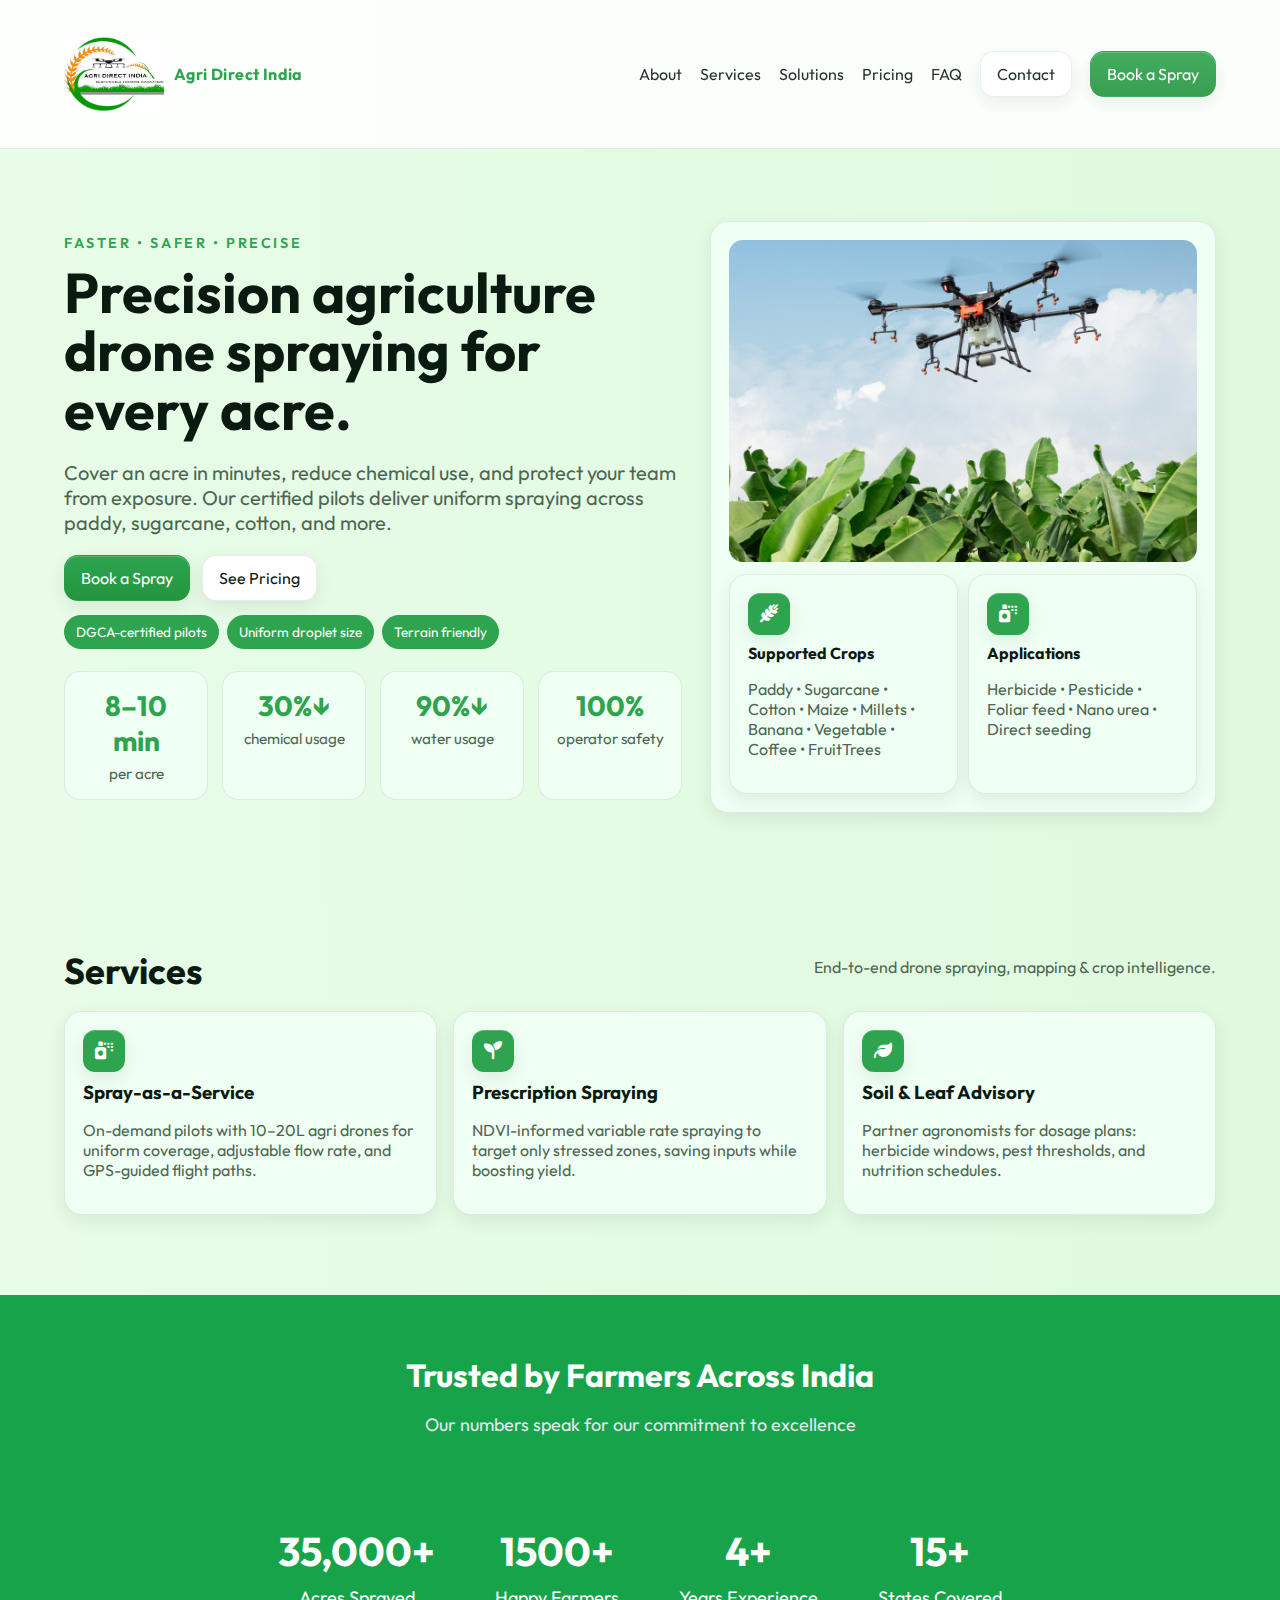
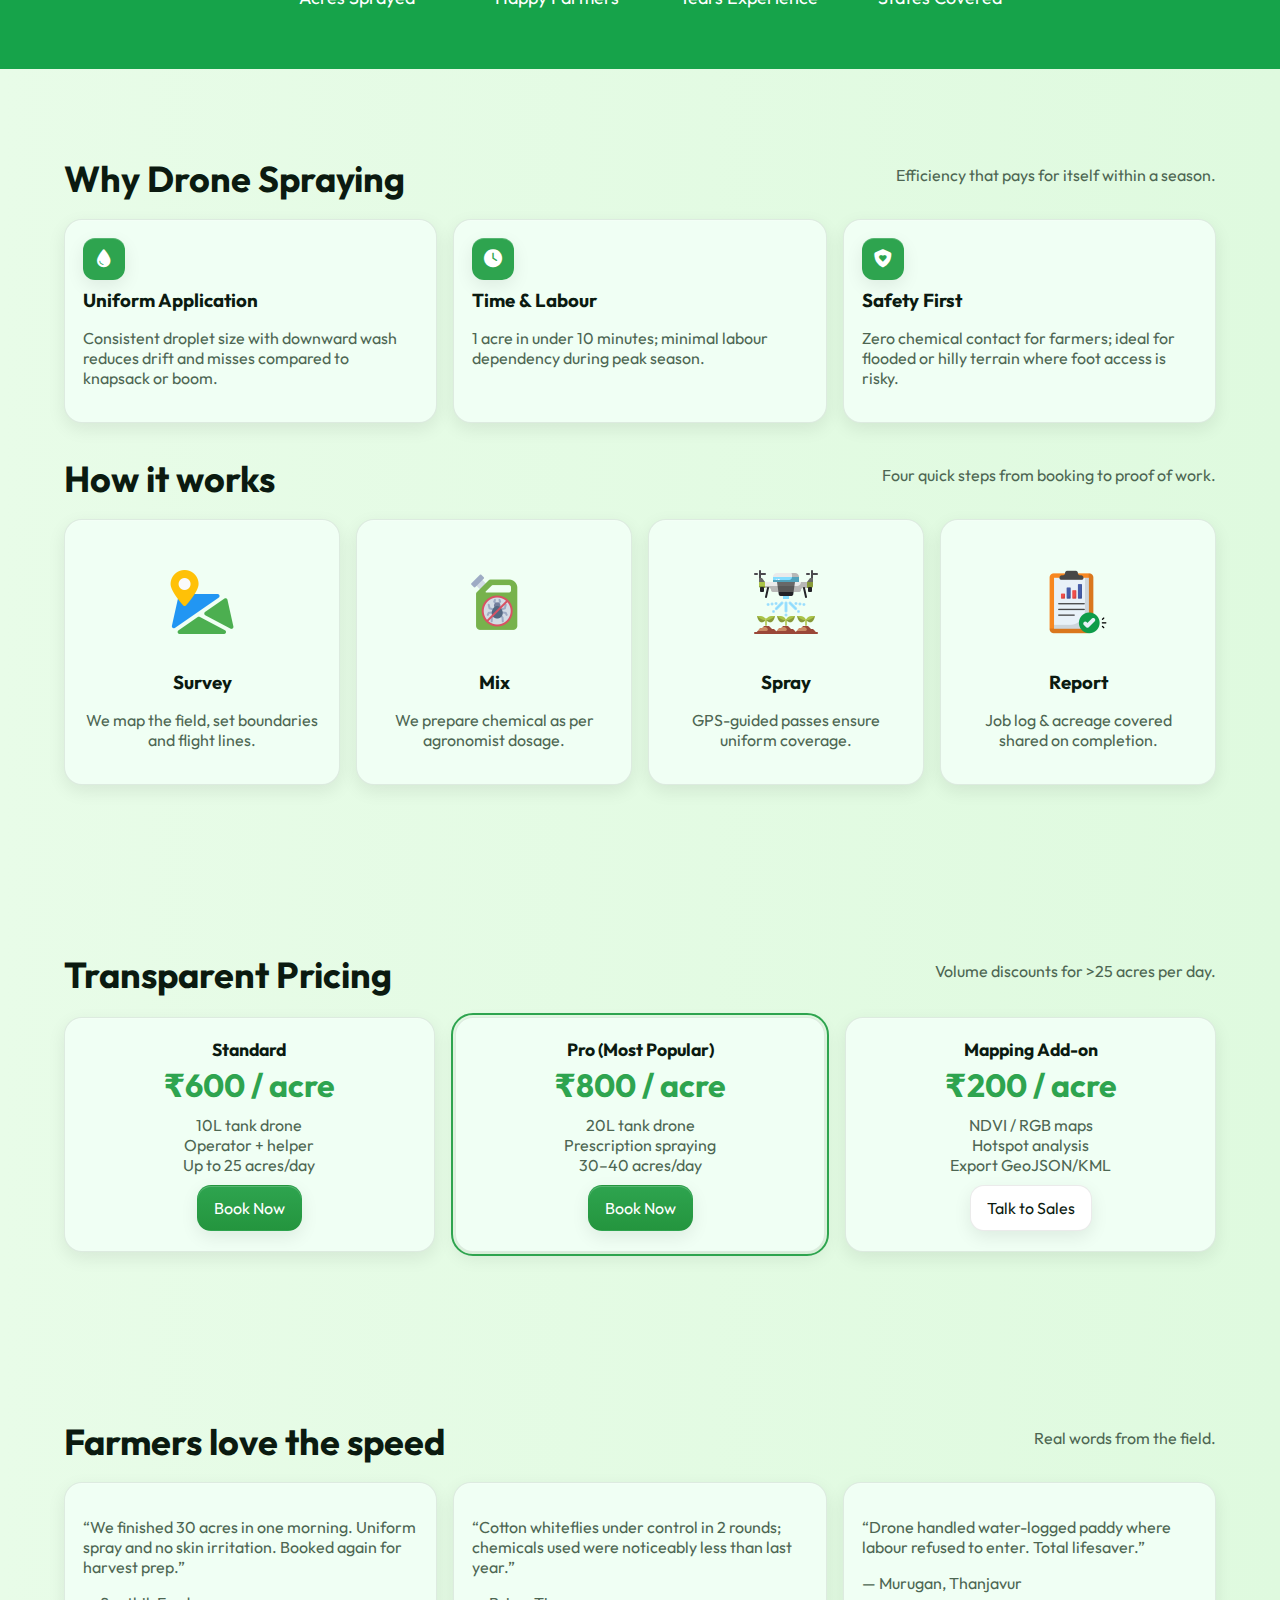
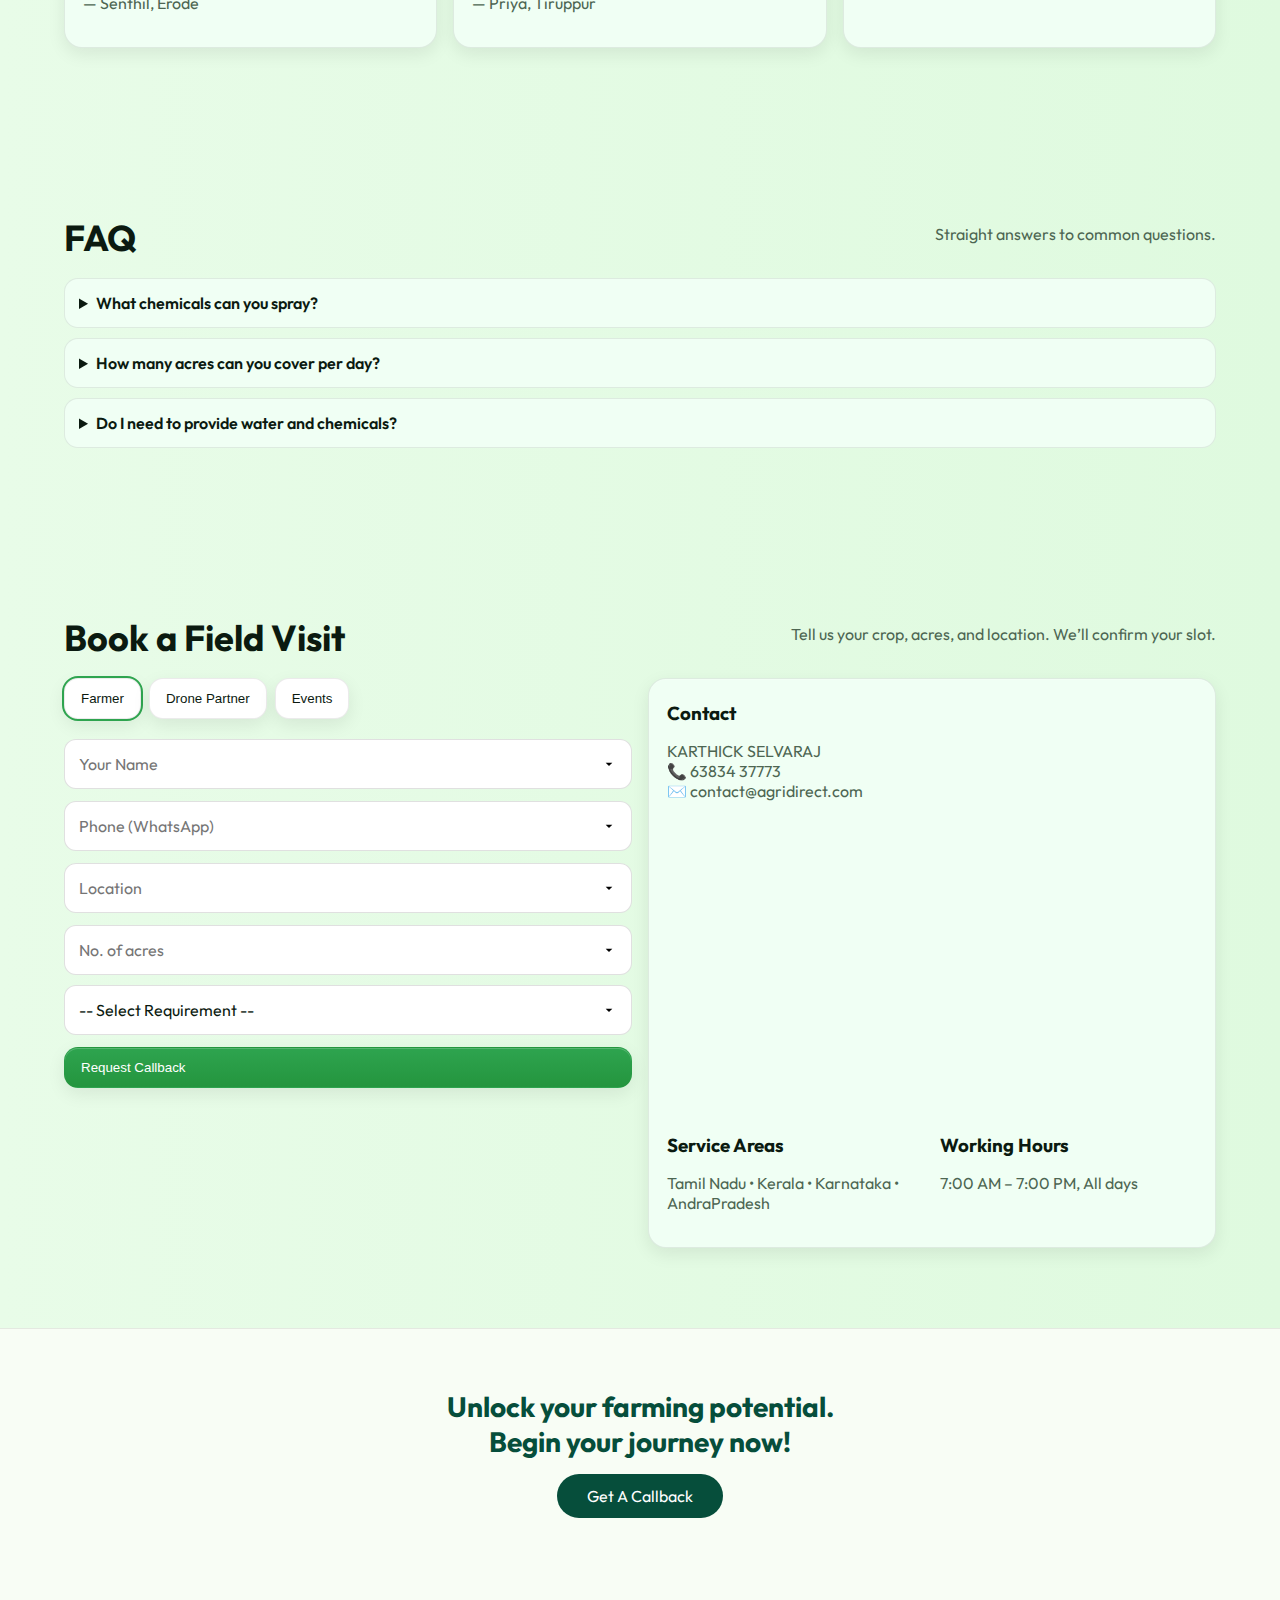
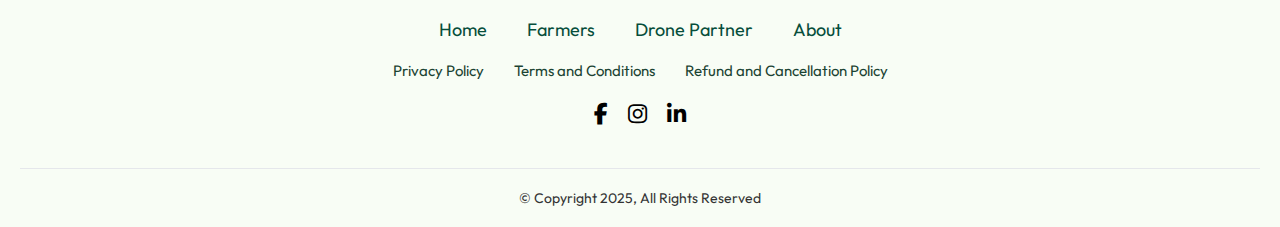
<file: index.html>
<!DOCTYPE html>
<html lang="en">

<head>
  <meta charset="utf-8" />
  <meta name="viewport" content="width=device-width, initial-scale=1" />
  <meta name="description"
    content="Drone spraying services for precision agriculture: faster, safer, uniform application across crops. Book certified pilots across Tamil Nadu & beyond." />
  <title>Agri Direct India — Precision Agriculture Drone Spraying</title>
  <link rel="icon" href="/favicon.ico" type="image/x-icon">
  <link rel="icon" href="/icon-192x192.png" sizes="192x192" type="image/png">
  <link rel="apple-touch-icon" href="/apple-touch-icon.png" sizes="180x180">
  <link rel="preconnect" href="https://fonts.googleapis.com">
  <link rel="preconnect" href="https://fonts.gstatic.com" crossorigin>
  <link href="https://fonts.googleapis.com/css2?family=Outfit:wght@300;400;600;700&display=swap" rel="stylesheet">
  <!-- Icons for cards -->
  <link rel="stylesheet" href="https://cdnjs.cloudflare.com/ajax/libs/font-awesome/6.5.0/css/all.min.css">
  <link rel="stylesheet" href="./css/styles.css">
</head>

<body>
  <!-- Header -->
  <header>
    <div class="container nav">
      <a class="logo" href="./">
        <img class="logo-img" src="./assets/logo.jpeg" alt="">
        Agri Direct India
      </a>
      <nav class="nav-links">
        <!-- Added About link (no other nav changes) -->
        <a href="./aboutUs.html">About</a>
        <a href="#services">Services</a>
        <a href="#solutions">Solutions</a>
        <a href="#pricing">Pricing</a>
        <a href="#faq">FAQ</a>
        <a href="#contact" class="btn">Contact</a>
        <a href="#contact" class="btn brand">Book a Spray</a>
      </nav>
    </div>
  </header>

  <!-- Hero -->
  <section class="hero">
    <div class="container hero-grid">
      <div>
        <div class="eyebrow">Faster • Safer • Precise</div>
        <h1>Precision agriculture drone spraying for every acre.</h1>
        <p class="lead">Cover an acre in minutes, reduce chemical use, and protect your team from exposure. Our
          certified pilots deliver uniform spraying across paddy, sugarcane, cotton, and more.</p>
        <div class="cta">
          <a class="btn brand" href="#contact">Book a Spray</a>
          <a class="btn" href="#pricing">See Pricing</a>
        </div>
        <div class="tags">
          <span class="tag">DGCA-certified pilots</span>
          <span class="tag">Uniform droplet size</span>
          <span class="tag">Terrain friendly</span>
        </div>
        <div class="stats">
          <div class="stat"><b>8–10 min</b>
            <p>per acre</p>
          </div>
          <div class="stat"><b>30%↓</b>
            <p>chemical usage</p>
          </div>
          <div class="stat"><b>90%↓</b>
            <p>water usage</p>
          </div>
          <div class="stat"><b>100%</b>
            <p>operator safety</p>
          </div>
        </div>
      </div>
      <div class="hero-card">
        <img src="./assets/heroImage1.png" alt="Agriculture drone spraying over field"
          style="border-radius:14px; aspect-ratio:16/11; object-fit:cover;">
        <div style="display:flex;gap:10px;flex-wrap:wrap;margin-top:12px">
          <div class="card" style="flex:1;min-width:220px">
            <div class="icon" aria-hidden="true"><i class="fa-solid fa-wheat-awn"></i></div>
            <strong>Supported Crops</strong>
            <p class="sub">Paddy • Sugarcane • Cotton • Maize • Millets • Banana • Vegetable • Coffee • FruitTrees</p>
          </div>
          <div class="card" style="flex:1;min-width:220px">
            <div class="icon" aria-hidden="true"><i class="fa-solid fa-spray-can"></i></div>
            <strong>Applications</strong>
            <p class="sub">Herbicide • Pesticide • Foliar feed • Nano urea • Direct seeding</p>
          </div>
        </div>
      </div>
    </div>
  </section>

  <!-- Services -->
  <section id="services">
    <div class="container">
      <div class="section-title">
        <h2>Services</h2>
        <p class="sub">End-to-end drone spraying, mapping & crop intelligence.</p>
      </div>
      <div class="features">
        <div class="card">
          <div class="icon" aria-hidden="true"><i class="fa-solid fa-spray-can"></i></div>
          <h3>Spray-as-a-Service</h3>
          <p>On-demand pilots with 10–20L agri drones for uniform coverage, adjustable flow rate, and GPS-guided flight
            paths.</p>
        </div>
        <div class="card">
          <div class="icon" aria-hidden="true"><i class="fa-solid fa-seedling"></i></div>
          <h3>Prescription Spraying</h3>
          <p>NDVI-informed variable rate spraying to target only stressed zones, saving inputs while boosting yield.</p>
        </div>
        <div class="card">
          <div class="icon" aria-hidden="true"><i class="fa-solid fa-leaf"></i></div>
          <h3>Soil & Leaf Advisory</h3>
          <p>Partner agronomists for dosage plans: herbicide windows, pest thresholds, and nutrition schedules.</p>
        </div>
      </div>
    </div>
  </section>

  <!-- Stats -->
  <section class="stats-section">
    <h2>Trusted by Farmers Across India</h2>
    <p class="subheading">Our numbers speak for our commitment to excellence</p>

    <div class="stats-container">
      <div class="stat">
        <h3>35,000+</h3>
        <p>Acres Sprayed</p>
      </div>
      <div class="stat">
        <h3>1500+</h3>
        <p>Happy Farmers</p>
      </div>
      <div class="stat">
        <h3>4+</h3>
        <p>Years Experience</p>
      </div>
      <div class="stat">
        <h3>15+</h3>
        <p>States Covered</p>
      </div>
    </div>
  </section>

  <!-- Solutions -->
  <section id="solutions">
    <div class="container">
      <div class="section-title">
        <h2>Why Drone Spraying</h2>
        <p class="sub">Efficiency that pays for itself within a season.</p>
      </div>
      <div class="grid-3">
        <div class="card">
          <div class="icon" aria-hidden="true"><i class="fa-solid fa-droplet"></i></div>
          <h3>Uniform Application</h3>
          <p>Consistent droplet size with downward wash reduces drift and misses compared to knapsack or boom.</p>
        </div>
        <div class="card">
          <div class="icon" aria-hidden="true"><i class="fa-solid fa-clock"></i></div>
          <h3>Time & Labour</h3>
          <p>1 acre in under 10 minutes; minimal labour dependency during peak season.</p>
        </div>
        <div class="card">
          <div class="icon" aria-hidden="true"><i class="fa-solid fa-shield-heart"></i></div>
          <h3>Safety First</h3>
          <p>Zero chemical contact for farmers; ideal for flooded or hilly terrain where foot access is risky.</p>
        </div>
      </div>

      <div class="section-title" style="margin-top:26px">
        <h2>How it works</h2>
        <p class="sub">Four quick steps from booking to proof of work.</p>
      </div>
      <div class="grid-4 how-it-works">
        <div class="card">
          <img src="./assets/Survey.png" alt="Agriculture drone spraying over field">
          <h3>Survey</h3>
          <p>We map the field, set boundaries and flight lines.</p>
        </div>
        <div class="card">
          <img src="./assets/mix.png" alt="Agriculture drone spraying over field">
          <h3>Mix</h3>
          <p>We prepare chemical as per agronomist dosage.</p>
        </div>
        <div class="card">
          <img src="./assets/drone.png" alt="Agriculture drone spraying over field">
          <h3>Spray</h3>
          <p>GPS-guided passes ensure uniform coverage.</p>
        </div>
        <div class="card">
          <img src="./assets/report.png" alt="Agriculture drone spraying over field">
          <h3>Report</h3>
          <p>Job log & acreage covered shared on completion.</p>
        </div>
      </div>
<!--
      <div class="steps">
        <div class="step">
          <h3>Survey</h3>
          <p class="sub">We map the field, set boundaries and flight lines.</p>
        </div>
        <div class="step">
          <h3>Mix</h3>
          <p class="sub">We prepare chemical as per agronomist dosage.</p>
        </div>
        <div class="step">
          <h3>Spray</h3>
          <p class="sub">GPS-guided passes ensure uniform coverage.</p>
        </div>
        <div class="step">
          <h3>Report</h3>
          <p class="sub">Job log & acreage covered shared on completion.</p>
        </div>
      </div>
-->
    </div>
  </section>

  <!-- Pricing -->
  <section id="pricing">
    <div class="container">
      <div class="section-title">
        <h2>Transparent Pricing</h2>
        <p class="sub">Volume discounts for >25 acres per day.</p>
      </div>
      <div class="pricing">
        <div class="price">
          <div class="title">Standard</div>
          <div class="amt">₹600 / acre</div>
          <ul>
            <li>10L tank drone</li>
            <li>Operator + helper</li>
            <li>Up to 25 acres/day</li>
          </ul>
          <a class="btn brand" href="#contact">Book Now</a>
        </div>
        <div class="price" style="outline:2px solid var(--brand);outline-offset:2px">
          <div class="title">Pro (Most Popular)</div>
          <div class="amt">₹800 / acre</div>
          <ul>
            <li>20L tank drone</li>
            <li>Prescription spraying</li>
            <li>30–40 acres/day</li>
          </ul>
          <a class="btn brand" href="#contact">Book Now</a>
        </div>
        <div class="price">
          <div class="title">Mapping Add-on</div>
          <div class="amt">₹200 / acre</div>
          <ul>
            <li>NDVI / RGB maps</li>
            <li>Hotspot analysis</li>
            <li>Export GeoJSON/KML</li>
          </ul>
          <a class="btn" href="#contact">Talk to Sales</a>
        </div>
      </div>
    </div>
  </section>

  <!-- Testimonials -->
  <section>
    <div class="container">
      <div class="section-title">
        <h2>Farmers love the speed</h2>
        <p class="sub">Real words from the field.</p>
      </div>
      <div class="grid-3">
        <div class="card">
          <p>“We finished 30 acres in one morning. Uniform spray and no skin irritation. Booked again for harvest prep.”
          </p>
          <p class="sub">— Senthil, Erode</p>
        </div>
        <div class="card">
          <p>“Cotton whiteflies under control in 2 rounds; chemicals used were noticeably less than last year.”</p>
          <p class="sub">— Priya, Tiruppur</p>
        </div>
        <div class="card">
          <p>“Drone handled water-logged paddy where labour refused to enter. Total lifesaver.”</p>
          <p class="sub">— Murugan, Thanjavur</p>
        </div>
      </div>
    </div>
  </section>

  <!-- FAQ -->
  <section id="faq">
    <div class="container">
      <div class="section-title">
        <h2>FAQ</h2>
        <p class="sub">Straight answers to common questions.</p>
      </div>
      <details>
        <summary>What chemicals can you spray?</summary>
        <p class="sub">Most foliar fertilizers, herbicides, and pesticides approved for aerial application. We verify
          label directions before use.</p>
      </details>
      <details>
        <summary>How many acres can you cover per day?</summary>
        <p class="sub">Typically 25–40 acres depending on plot size, terrain, and refill logistics.</p>
      </details>
      <details>
        <summary>Do I need to provide water and chemicals?</summary>
        <p class="sub">Yes, you provide water and inputs; we bring drone, batteries, and safety gear.</p>
      </details>
    </div>
  </section>

  <!-- Contact -->
  <section id="contact">
    <div class="container">
      <div class="section-title">
        <h2>Book a Field Visit</h2>
        <p class="sub">Tell us your crop, acres, and location. We’ll confirm your slot.</p>
      </div>
      <div class="grid-2">
        <div class="contact-form">
          <!-- Updated form -->
          <form action="https://formsubmit.co/agridirectofficial@gmail.com" method="POST">

            <!-- Hidden settings for FormSubmit -->
            <input type="hidden" name="_captcha" value="false">
            <input type="hidden" name="_template" value="table">
            <!-- <input type="hidden" name="_next" value="https://agridirect.in/thankyou.html"> -->

            <!-- Hidden input to store role -->
            <input type="hidden" name="role" id="selectedRole" value="farmer">

            <div class="role-toggle" role="group" aria-label="Select role">
              <button type="button" class="btn role active" data-role="farmer">Farmer</button>
              <button type="button" class="btn role" data-role="drone">Drone Partner</button>
              <button type="button" class="btn role" data-role="business">Events</button>
            </div>

            <input required name="name" placeholder="Your Name" />
            <input required name="phone" type="tel" placeholder="Phone (WhatsApp)" />
            <input name="district" placeholder="Location" />

            <div id="farmerFields" class="dyn-fields">
              <input style="margin-bottom: 10px;" name="acres" placeholder="No. of acres" />
              <select name="requirements" required>
                <option value="">-- Select Requirement --</option>
                <option value="Spraying">Spraying</option>
                <option value="Seeding">Seeding</option>
                <option value="Fertilizer Application">Fertilizer Application</option>
              </select>
            </div>

            <div id="droneFields" class="dyn-fields hidden">
              <input name="no_of_drones" placeholder="No. of drones" />
            </div>

            <div id="businessFields" class="dyn-fields hidden">
              <select style="margin-bottom: 10px;" id="eventType" name="eventType">
                <option value="">-- Select Event --</option>
                <option value="political">Political Events</option>
                <option value="temple">Temple Functions</option>
                <option value="marriage">Marriage Events</option>
              </select>

              <select id="subEventType" name="subEventType">
                <option value="">-- Select Sub Event --</option>
              </select>
            </div>

            <button class="btn brand" type="submit">Request Callback</button>
          </form>

          <script>
            (function () {
              const buttons = document.querySelectorAll('.role-toggle .role');
              const farmer = document.getElementById('farmerFields');
              const drone = document.getElementById('droneFields');
              const business = document.getElementById('businessFields');
              const hiddenRole = document.getElementById('selectedRole');

              // utility to toggle required attributes inside a container
              function toggleRequired(container, enable) {
                const inputs = container.querySelectorAll('input, select, textarea');
                inputs.forEach(el => {
                  if (enable) {
                    if (el.dataset.wasRequired === "true") el.required = true;
                  } else {
                    if (el.required) el.dataset.wasRequired = "true";
                    el.required = false;
                  }
                });
              }

              function setRole(role) {
                buttons.forEach(b => b.classList.remove('active'));
                document.querySelector(`.role-toggle .role[data-role="${role}"]`).classList.add('active');

                hiddenRole.value = role;

                // hide all
                farmer.classList.add('hidden');
                drone.classList.add('hidden');
                business.classList.add('hidden');
                toggleRequired(farmer, false);
                toggleRequired(drone, false);
                toggleRequired(business, false);

                // show & enable required for selected
                if (role === 'farmer') {
                  farmer.classList.remove('hidden');
                  toggleRequired(farmer, true);
                }
                if (role === 'drone') {
                  drone.classList.remove('hidden');
                  toggleRequired(drone, true);
                }
                if (role === 'business') {
                  business.classList.remove('hidden');
                  toggleRequired(business, true);
                }
              }

              buttons.forEach(b => b.addEventListener('click', () => setRole(b.dataset.role)));
              setRole('farmer'); // default
            })();

            // Sub-event dropdown logic
            (function () {
              const eventType = document.getElementById('eventType');
              const subEventType = document.getElementById('subEventType');

              const subEvents = {
                political: ["Banner Lifting", "Flower Dropping", "Both"],
                temple: ["Flower Dropping", "Spraying Service", "Both"],
                marriage: ["Banner Lifting", "Flower Dropping", "Both"]
              };

              eventType.addEventListener('change', () => {
                const selected = eventType.value;
                subEventType.innerHTML = '<option value="">-- Select Sub Event --</option>';
                if (subEvents[selected]) {
                  subEvents[selected].forEach(sub => {
                    const opt = document.createElement('option');
                    opt.value = sub.toLowerCase().replace(/\s+/g, "_");
                    opt.textContent = sub;
                    subEventType.appendChild(opt);
                  });
                }
              });
            })();
          </script>
        </div>

        <div class="card">
          <h3>Contact</h3>
          <p class="sub">KARTHICK SELVARAJ<br>📞 63834 37773<br>✉️ contact@agridirect.com</p>
          <iframe src="https://www.google.com/maps/embed?pb=!1m18!1m12!1m3!1d3727.7677276875947!2d77.68300117480214!3d10.593561689544286!2m3!1f0!2f0!3f0!3m2!1i1024!2i768!4f13.1!3m3!1m2!1s0x3ba9ef002fa25faf%3A0x4126bb057c981f8d!2sAgri%20direct%20india!5e1!3m2!1sen!2sin!4v1756117334075!5m2!1sen!2sin" width="100%" height="300" style="border:0;" allowfullscreen="" loading="lazy" referrerpolicy="no-referrer-when-downgrade"></iframe>          
          <div class="grid-2">
            <div>
              <h3 style="margin-top:12px">Service Areas</h3>
              <p class="sub">Tamil Nadu • Kerala • Karnataka • AndraPradesh</p>
            </div>
            <div>
              <h3 style="margin-top:12px">Working Hours</h3>
              <p class="sub">7:00 AM – 7:00 PM, All days</p>
            </div>
          </div>
      </div>
    </div>
  </section>



  <!-- Popup on load -->
  <div class="popup-overlay" id="popup">
    <div class="popup">
      <img style="border-radius: 10px;" src="./assets/farmerPopUp.jpg" alt="">
      <h3>Need any details?</h3>
      <p>Feel free to reach out to us for any inquiries or details you might need. We're here to help you!</p>
      <button class="btn brand" id="connectBtn">Connect with us</button>
      <button class="btn" id="closePopup" aria-label="Close">Close</button>
    </div>
  </div>

  <!-- ================= FOOTER ================= -->
  <footer class="footer">
    <!-- CTA Section -->
    <h2>Unlock your farming potential.<br>Begin your journey now!</h2>
    <a href="#contact" class="cta-button">Get A Callback</a>

    <!-- Footer Content (Split into two columns) -->
    <div class="footer-main">
      <div class="footer-nav">
        <!-- Navigation Links -->
        <div class="footer-links">
          <a href="./">Home</a>
          <a href="#">Farmers</a>
          <a href="#">Drone Partner</a>
          <a href="./aboutUs.html">About</a>
        </div>

        <!-- Policy Links -->
        <div class="footer-policies">
          <a href="#">Privacy Policy</a>
          <a href="#">Terms and Conditions</a>
          <a href="#">Refund and Cancellation Policy</a>
        </div>

        <!-- Social Icons -->
        <div class="social-icons">
          <a href="#"><i class="fab fa-facebook-f"></i></a>
          <a href="#"><i class="fab fa-instagram"></i></a>
          <a href="#"><i class="fab fa-linkedin-in"></i></a>
        </div>
      </div>
        
      <!-- Left Section -->
      <!-- <div class="footer-left"> -->
        <!-- Logo -->

        <!-- Navigation Links -->
        <!-- <div class="footer-links">
          <a href="#">Home</a>
          <a href="#">Farmers</a>
          <a href="#">Drone Partner</a>
          <a href="#">About</a>
        </div> -->

        <!-- Policy Links -->
        <!-- <div class="footer-policies">
          <a href="#">Privacy Policy</a>
          <a href="#">Terms and Conditions</a>
          <a href="#">Refund and Cancellation Policy</a>
        </div> -->

        <!-- Social Icons -->
        <!-- <div class="social-icons">
          <a href="#"><i class="fab fa-facebook-f"></i></a>
          <a href="#"><i class="fab fa-instagram"></i></a>
          <a href="#"><i class="fab fa-linkedin-in"></i></a>
        </div> -->
      <!-- </div> -->

      <!-- Right Section (Google Map) -->
      <!-- <div class="footer-right">
        <iframe src="https://www.google.com/maps/embed?pb=!1m18!1m12!1m3!1d3727.7677276875947!2d77.68300117480214!3d10.593561689544286!2m3!1f0!2f0!3f0!3m2!1i1024!2i768!4f13.1!3m3!1m2!1s0x3ba9ef002fa25faf%3A0x4126bb057c981f8d!2sAgri%20direct%20india!5e1!3m2!1sen!2sin!4v1756117334075!5m2!1sen!2sin" width="600" height="450" style="border:0;" allowfullscreen="" loading="lazy" referrerpolicy="no-referrer-when-downgrade"></iframe>
      </div> -->
    </div>

    <!-- Copyright -->
    <div class="copyright">
      © Copyright 2025, All Rights Reserved
    </div>
  </footer>


  <script>
    // Modal: show on load
    /*
    window.addEventListener('DOMContentLoaded', function () {
      const modal = document.getElementById('popup');
      const connect = document.getElementById('connectBtn');
      const closeBtn = document.getElementById('closePopup');
      if (modal) { modal.style.display = 'flex'; }
      function go() { modal.style.display = 'none'; document.getElementById('contact').scrollIntoView({ behavior: 'smooth' }); }
      connect && connect.addEventListener('click', go);
      closeBtn && closeBtn.addEventListener('click', () => modal.style.display = 'none');
    });
    */

    window.addEventListener('DOMContentLoaded', function () {
      const modal = document.getElementById('popup');
      const connect = document.getElementById('connectBtn');
      const closeBtn = document.getElementById('closePopup');
      
      if (modal) { 
        // Show popup after 15 seconds
        setTimeout(() => {
          modal.style.display = 'flex';
        }, 15000);
      }
      
      function go() { 
        modal.style.display = 'none'; 
        document.getElementById('contact').scrollIntoView({ behavior: 'smooth' }); 
      }
      
      connect && connect.addEventListener('click', go);
      closeBtn && closeBtn.addEventListener('click', () => modal.style.display = 'none');
    });

    // Footer year
    document.getElementById('y').textContent = new Date().getFullYear();
  </script>

  <script src="./js/script.js"></script>
</body>

</html>
</file>
<file: css/styles.css>
/* ------------------------- */
/* MAIN STYLES (index.html)  */
/* ------------------------- */

:root {
    --bg: linear-gradient(to right, #e8fce8, #dffadf);
    --card: #f0fff4;
    --muted: #4d6652;
    --text: #0b1a10;
    --brand: #2ea44f;
    --brand-2: #a8e6a3;
    --warn: #ffd166;
    --max: 1200px;
    --radius: 18px;
    --shadow: 0 6px 18px rgba(0, 0, 0, .08), inset 0 1px 0 rgba(255, 255, 255, .2);
}

/* reset + base */
* {
    box-sizing: border-box
}

html,
body {
    margin: 0;
    height: 100%;
    background: var(--bg);
    color: var(--text);
    font-family: Outfit, system-ui, -apple-system, Segoe UI, Roboto, sans-serif;
}

a {
    color: inherit;
    text-decoration: none
}

img {
    max-width: 100%;
    display: block
}

.container {
    width: min(100%, var(--max));
    margin-inline: auto;
    padding: clamp(16px, 2vw, 24px)
}

/* Header */
header {
    position: sticky;
    top: 0;
    z-index: 50;
    background: rgba(255, 255, 255, 0.85);
    backdrop-filter: blur(8px);
    border-bottom: 1px solid rgba(0, 0, 0, .08);
}

.nav {
    display: flex;
    align-items: center;
    justify-content: space-between;
    gap: 16px
}

.logo {
    display: flex;
    align-items: center;
    gap: 10px;
    font-weight: 700;
    letter-spacing: .4px;
    color: var(--brand);
}

.logo-img {
    width: 100px;
    height: 100px;
    object-fit: contain;
    /* keeps proportions if the image isn’t square */
}


.logo-mark {
    width: 36px;
    height: 36px;
    border-radius: 12px;
    background: conic-gradient(from 210deg, var(--brand), var(--brand-2));
    display: grid;
    place-items: center;
    box-shadow: var(--shadow)
}

nav a {
    opacity: .9
}

.nav-links {
    display: flex;
    gap: 18px;
    align-items: center
}

.btn {
    display: inline-flex;
    align-items: center;
    gap: 10px;
    padding: 12px 16px;
    border-radius: 14px;
    border: 1px solid rgba(0, 0, 0, .08);
    background: #ffffff;
    box-shadow: var(--shadow);
    transition: transform .15s ease, border-color .2s ease, background .2s ease;
    color: var(--text);
}

.btn:hover {
    transform: translateY(-1px);
    border-color: rgba(0, 0, 0, .15)
}

.btn.brand {
    background: linear-gradient(180deg, var(--brand), #24953e);
    color: #fff;
    border-color: transparent
}

/* Add small icon style (minimal, fits cards) */
.icon {
    width: 42px;
    height: 42px;
    border-radius: 12px;
    background: var(--brand);
    color: #fff;
    display: grid;
    place-items: center;
    box-shadow: var(--shadow);
    margin-bottom: 8px;
}

.icon i {
    font-size: 18px;
}

/* Hero */
.hero {
    padding: 48px 0 24px
}

.hero-grid {
    display: grid;
    grid-template-columns: 1.1fr .9fr;
    gap: 28px;
    align-items: center
}

.eyebrow {
    color: var(--brand);
    text-transform: uppercase;
    font-weight: 600;
    letter-spacing: .18em;
    font-size: .9rem
}

h1 {
    font-size: clamp(32px, 5vw, 56px);
    line-height: 1.05;
    margin: 12px 0 10px;
    color: var(--text);
}

.lead {
    font-size: clamp(16px, 2.2vw, 20px);
    color: var(--muted);
    max-width: 58ch
}

.cta {
    display: flex;
    gap: 12px;
    flex-wrap: wrap;
    margin-top: 18px
}

.hero-card {
    position: relative;
    border-radius: var(--radius);
    background: var(--card);
    border: 1px solid rgba(0, 0, 0, .08);
    padding: 18px;
    box-shadow: var(--shadow)
}

.tags {
    display: flex;
    gap: 8px;
    flex-wrap: wrap;
    margin-top: 14px
}

.tag {
    font-size: .85rem;
    color: #fff;
    background: var(--brand);
    border-radius: 999px;
    padding: 8px 12px
}

.stats {
    display: grid;
    grid-template-columns: repeat(4, 1fr);
    gap: 14px;
    margin-top: 22px
}

.stat {
    background: var(--card);
    border: 1px solid rgba(0, 0, 0, .08);
    border-radius: 16px;
    padding: 16px;
    text-align: center
}

.stat b {
    font-size: clamp(22px, 3vw, 28px);
    color: var(--brand);
}

.stat p {
    margin: 6px 0 0;
    color: var(--muted);
    font-size: .95rem
}

/* Sections */
section {
    padding: 56px 0
}

.section-title {
    display: flex;
    align-items: flex-end;
    justify-content: space-between;
    gap: 12px;
    margin-bottom: 18px
}

h2 {
    font-size: clamp(24px, 3.6vw, 36px);
    margin: 0;
    color: var(--text);
}

.sub {
    color: var(--muted)
}

.features,
.grid-4,
.grid-3,
.grid-2,
.steps {
    display: grid;
    gap: 16px
}

.features {
    grid-template-columns: repeat(3, 1fr)
}

.grid-4 {
    grid-template-columns: repeat(4, 1fr)
}

.grid-3 {
    grid-template-columns: repeat(3, 1fr)
}

.grid-2 {
    grid-template-columns: repeat(2, 1fr)
}

.card {
    background: var(--card);
    border: 1px solid rgba(0, 0, 0, .08);
    border-radius: var(--radius);
    padding: 18px;
    box-shadow: var(--shadow)
}

.card h3 {
    margin: 4px 0 8px;
    color: var(--text);
}

.card p {
    color: var(--muted)
}

/* ------------------------- */
/* Stats Section (Green Background) */
/* ------------------------- */
.stats-section {
    background-color: #16a34a;
    /* Green background */
    color: #fff;
    text-align: center;
    padding: 60px 20px;
}

.stats-section h2 {
    font-size: 32px;
    font-weight: bold;
    margin-bottom: 10px;
    color: #fff;
}

.stats-section p.subheading {
    font-size: 18px;
    margin-bottom: 50px;
    color: #e2e8f0;
}

.stats-section .stats-container {
    display: flex;
    justify-content: center;
    flex-wrap: wrap;
    gap: 60px;
}

.stats-section .stat {
    background: none;
    /* removes card background */
    border: none;
    /* removes border */
    box-shadow: none;
    /* removes shadow */
    text-align: center;
    padding: 0;
}

.stats-section .stat h3 {
    font-size: 40px;
    font-weight: bold;
    margin-bottom: 10px;
    color: #fff;
}

.stats-section .stat p {
    font-size: 18px;
    margin: 0;
    color: #fff;
}

.how-it-works {
    text-align: center;
}

.how-it-works img {
    border-radius: 14px;
    aspect-ratio: 1 / 1;
    object-fit: contain;
    margin-left: auto;
    margin-right: auto;
    padding: 2em;
    max-width: 8em;
}

/* Timeline */
.steps {
    grid-template-columns: repeat(4, 1fr);
    counter-reset: step
}

.step {
    position: relative;
    padding: 60px 18px 18px;
    border-radius: 16px;
    background: var(--card);
    border: 1px solid rgba(0, 0, 0, .08);
}

.step::before {
    counter-increment: step;
    content: counter(step);
    position: absolute;
    top: 18px;
    left: 50%;
    transform: translateX(-50%);
    width: 36px;
    height: 36px;
    border-radius: 12px;
    display: grid;
    place-items: center;
    background: var(--brand);
    color: #fff;
    font-weight: 700;
}

/* Pricing */
.pricing {
    display: flex;
    justify-content: center;
    gap: 20px;
    flex-wrap: wrap;
    margin-top: 20px;
}

.price {
    flex: 1 1 300px;
    background: var(--card);
    border: 1px solid rgba(0, 0, 0, .08);
    border-radius: var(--radius);
    padding: 20px;
    text-align: center;
    box-shadow: var(--shadow);
    transition: transform 0.2s ease;
}

.price:hover {
    transform: translateY(-4px);
}

.price .title {
    font-weight: 700;
    font-size: 1.1rem;
    margin-bottom: 4px;
}

.price .amt {
    font-size: 32px;
    font-weight: 700;
    color: var(--brand);
}

/* Removed bullets from pricing lists */
.price ul {
    margin: 10px 0;
    padding-left: 0;
    list-style: none;
    color: var(--muted);
}

/* FAQ */
details {
    background: var(--card);
    border: 1px solid rgba(0, 0, 0, .08);
    border-radius: 14px;
    padding: 14px
}

details+details {
    margin-top: 10px
}

summary {
    cursor: pointer;
    font-weight: 600;
    color: var(--text);
}

summary::-webkit-details-marker {
    display: none
}

/* Contact */
form {
    display: grid;
    gap: 12px
}

/*input,
textarea {
    width: 100%;
    padding: 14px;
    border-radius: 12px;
    border: 1px solid rgba(0, 0, 0, .12);
    background: #fff;
    color: var(--text)
}*/

input,
textarea,
select {
    width: 100%;
    padding: 14px;
    border-radius: 12px;
    border: 1px solid rgba(0, 0, 0, .12);
    background: #fff;
    color: var(--text);
    font-family: inherit;
    font-size: 1rem;
    appearance: none; /* removes browser default arrow */
    background-image: url("data:image/svg+xml;utf8,<svg fill='black' height='20' viewBox='0 0 24 24' width='20' xmlns='http://www.w3.org/2000/svg'><path d='M7 10l5 5 5-5z'/></svg>");
    background-repeat: no-repeat;
    background-position: right 14px center;
    background-size: 16px;
}


.role-toggle {
    display: flex;
    gap: 8px;
    margin-bottom: 8px
}

.role-toggle .role {
    cursor: pointer
}

.role-toggle .role.active {
    outline: 2px solid var(--brand);
    outline-offset: 0
}

.dyn-fields.hidden {
    display: none
}

/* Footer */
footer {
    padding: 24px 0;
    border-top: 1px solid rgba(0, 0, 0, .08);
    color: var(--muted);
    background: #fff;
}

.map-wrap {
    margin-top: 10px
}

.map-embed {
    width: 100%;
    height: 450px;
    border: 0;
    border-radius: 14px;
    box-shadow: var(--shadow)
}

/* Popup */
.popup-overlay {
    position: fixed;
    inset: 0;
    background: rgba(0, 0, 0, .5);
    display: none;
    align-items: center;
    justify-content: center;
    z-index: 9999;
}

.popup {
    width: min(92vw, 420px);
    background: #fff;
    border-radius: 16px;
    padding: 20px;
    box-shadow: var(--shadow);
    text-align: center
}

/* Responsive */
@media (max-width: 1000px) {
    .hero-grid {
        grid-template-columns: 1fr
    }

    .grid-4 {
        grid-template-columns: repeat(2, 1fr)
    }

    .features,
    .grid-3,
    .steps {
        grid-template-columns: 1fr 1fr
    }

    .stats {
        grid-template-columns: 1fr 1fr
    }
}

@media (max-width: 640px) {
    .nav-links {
        display: none
    }

    .features,
    .grid-4,
    .grid-3,
    .grid-2,
    .steps {
        grid-template-columns: 1fr
    }
}

/* ------------------------- */
/* ABOUT US PAGE EXTRA STYLES */
/* ------------------------- */

/* About Section */
.about-section {
    background: linear-gradient(to right, #e8fce8, #dffadf);
}

/* Badge Box for Years of Excellence */
.badge-box {
    position: absolute;
    bottom: -15px;
    right: 20px;
    padding: 15px;
    text-align: center;
}

/* Light green cards for core values */
.bg-light-green {
    background-color: #f0fff4;
}

/* Contact Section */
.contact-section {
    background-color: #2ea44f;
}

/* ------------------------- */
/* Footer Section */
/* ------------------------- */

.footer-main {
    display: flex;
    justify-content: center;
    align-items: flex-start;
    gap: 40px;
    flex-wrap: wrap;
    margin-top: 40px;
}

.footer-left {
    flex: 1;
    min-width: 300px;
    text-align: center;
}

.footer-right {
    flex: 1;
    min-width: 300px;
    display: flex;
    justify-content: center;
    align-items: center;
}

.footer {
    background-color: #f8fdf5;
    text-align: center;
    padding: 60px 20px 20px;
}

.footer h2 {
    font-size: 28px;
    font-weight: bold;
    margin-bottom: 15px;
    color: #064e3b;
}

.footer .cta-button {
    display: inline-block;
    background-color: #064e3b;
    color: #fff;
    padding: 12px 30px;
    border-radius: 30px;
    font-size: 16px;
    text-decoration: none;
    margin-bottom: 40px;
    transition: 0.3s ease;
}

.footer .cta-button:hover {
    background-color: #046c4e;
}

.footer .footer-logo {
    margin-bottom: 20px;
}

.footer .footer-links {
    display: flex;
    justify-content: center;
    gap: 40px;
    margin: 20px 0;
    flex-wrap: wrap;
}

.footer .footer-links a {
    text-decoration: none;
    color: #064e3b;
    font-size: 18px;
    transition: 0.3s ease;
}

.footer .footer-links a:hover {
    color: #16a34a;
}

.footer .footer-policies {
    display: flex;
    justify-content: center;
    gap: 30px;
    margin: 20px 0;
    flex-wrap: wrap;
}

.footer .footer-policies a {
    text-decoration: none;
    color: #1b4332;
    font-size: 15px;
    transition: 0.3s ease;
}

.footer .footer-policies a:hover {
    color: #16a34a;
}

.footer .social-icons {
    display: flex;
    justify-content: center;
    gap: 20px;
    margin: 20px 0;
}

.footer .social-icons a {
    color: #000;
    font-size: 22px;
    text-decoration: none;
    transition: 0.3s ease;
}

.footer .social-icons a:hover {
    color: #16a34a;
}

.footer .copyright {
    margin-top: 20px;
    font-size: 14px;
    color: #333;
    border-top: 1px solid #e5e7eb;
    padding-top: 20px;
}
</file>
